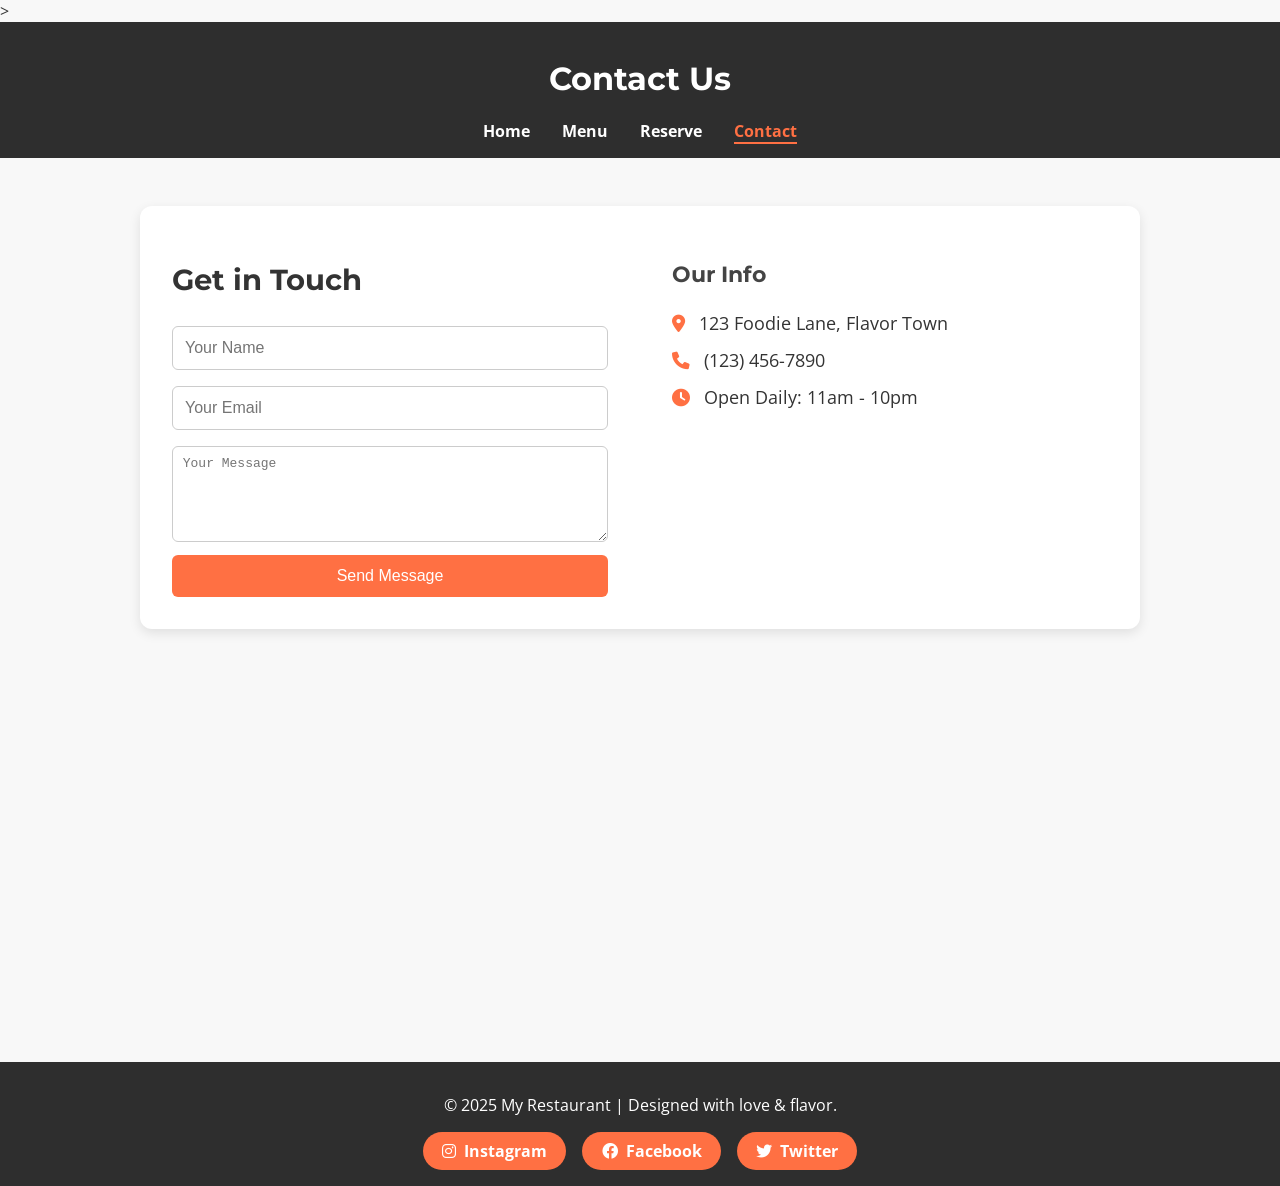
<file: contact.html>
<!DOCTYPE html>
<html lang="en">
<head>
  <link href="https://fonts.googleapis.com/css2?family=Montserrat:wght@600&family=Open+Sans&display=swap" rel="stylesheet">
  <meta charset="UTF-8">
  <title>Contact Us - My Restaurant</title>
  <link rel="stylesheet" href="contact.css">
  <link rel="stylesheet" href="https://cdnjs.cloudflare.com/ajax/libs/font-awesome/6.0.0-beta3/css/all.min.css">
</head>
<body>
  <!--Nav Bar section -->>
  <header>
    <h1>Contact Us</h1>
    <nav>
      <ul>
        <li><a href="index.html">Home</a></li>
        <li><a href="menu.html">Menu</a></li>
        <li><a href="reserve.html">Reserve</a></li>
        <li><a href="contact.html" class="active">Contact</a></li>
      </ul>
    </nav>
  </header>
<!--Contact section-->
  <main class="contact-page">
    <div class="contact-container">
      <section class="contact-form">
        <h2>Get in Touch</h2>
        <form action="#" method="post">
          <input type="text" name="name" placeholder="Your Name" required>
          <input type="email" name="email" placeholder="Your Email" required>
          <textarea name="message" rows="5" placeholder="Your Message" required></textarea>
          <button type="submit">Send Message</button>
        </form>
      </section>

      <section class="contact-info">
        <h3>Our Info</h3>
        <p><i class="fas fa-map-marker-alt"></i> 123 Foodie Lane, Flavor Town</p>
        <p><i class="fas fa-phone"></i> (123) 456-7890</p>
        <p><i class="fas fa-clock"></i> Open Daily: 11am - 10pm</p>
      </section>
    </div>
  </main>

  <div class="contact-map">
      <iframe src="https://maps.google.com/maps?q=123%20Foodie%20Lane&t=&z=13&ie=UTF8&iwloc=&output=embed" width="100%" height="300" style="border:0;" allowfullscreen></iframe>
    </div>
  </main>
<!--Footer section -->
  <footer>
    <p>&copy; 2025 My Restaurant | Designed with love & flavor.</p>
    <div class="social-links">
      <a href="https://www.instagram.com" target="_blank" class="btn social-btn">
        <i class="fab fa-instagram"></i> Instagram
      </a>
      <a href="https://www.facebook.com" target="_blank" class="btn social-btn">
        <i class="fab fa-facebook"></i> Facebook
      </a>
      <a href="https://www.twitter.com" target="_blank" class="btn social-btn">
        <i class="fab fa-twitter"></i> Twitter
      </a>
    </div>
  </footer>

</body>
</html>
</file>
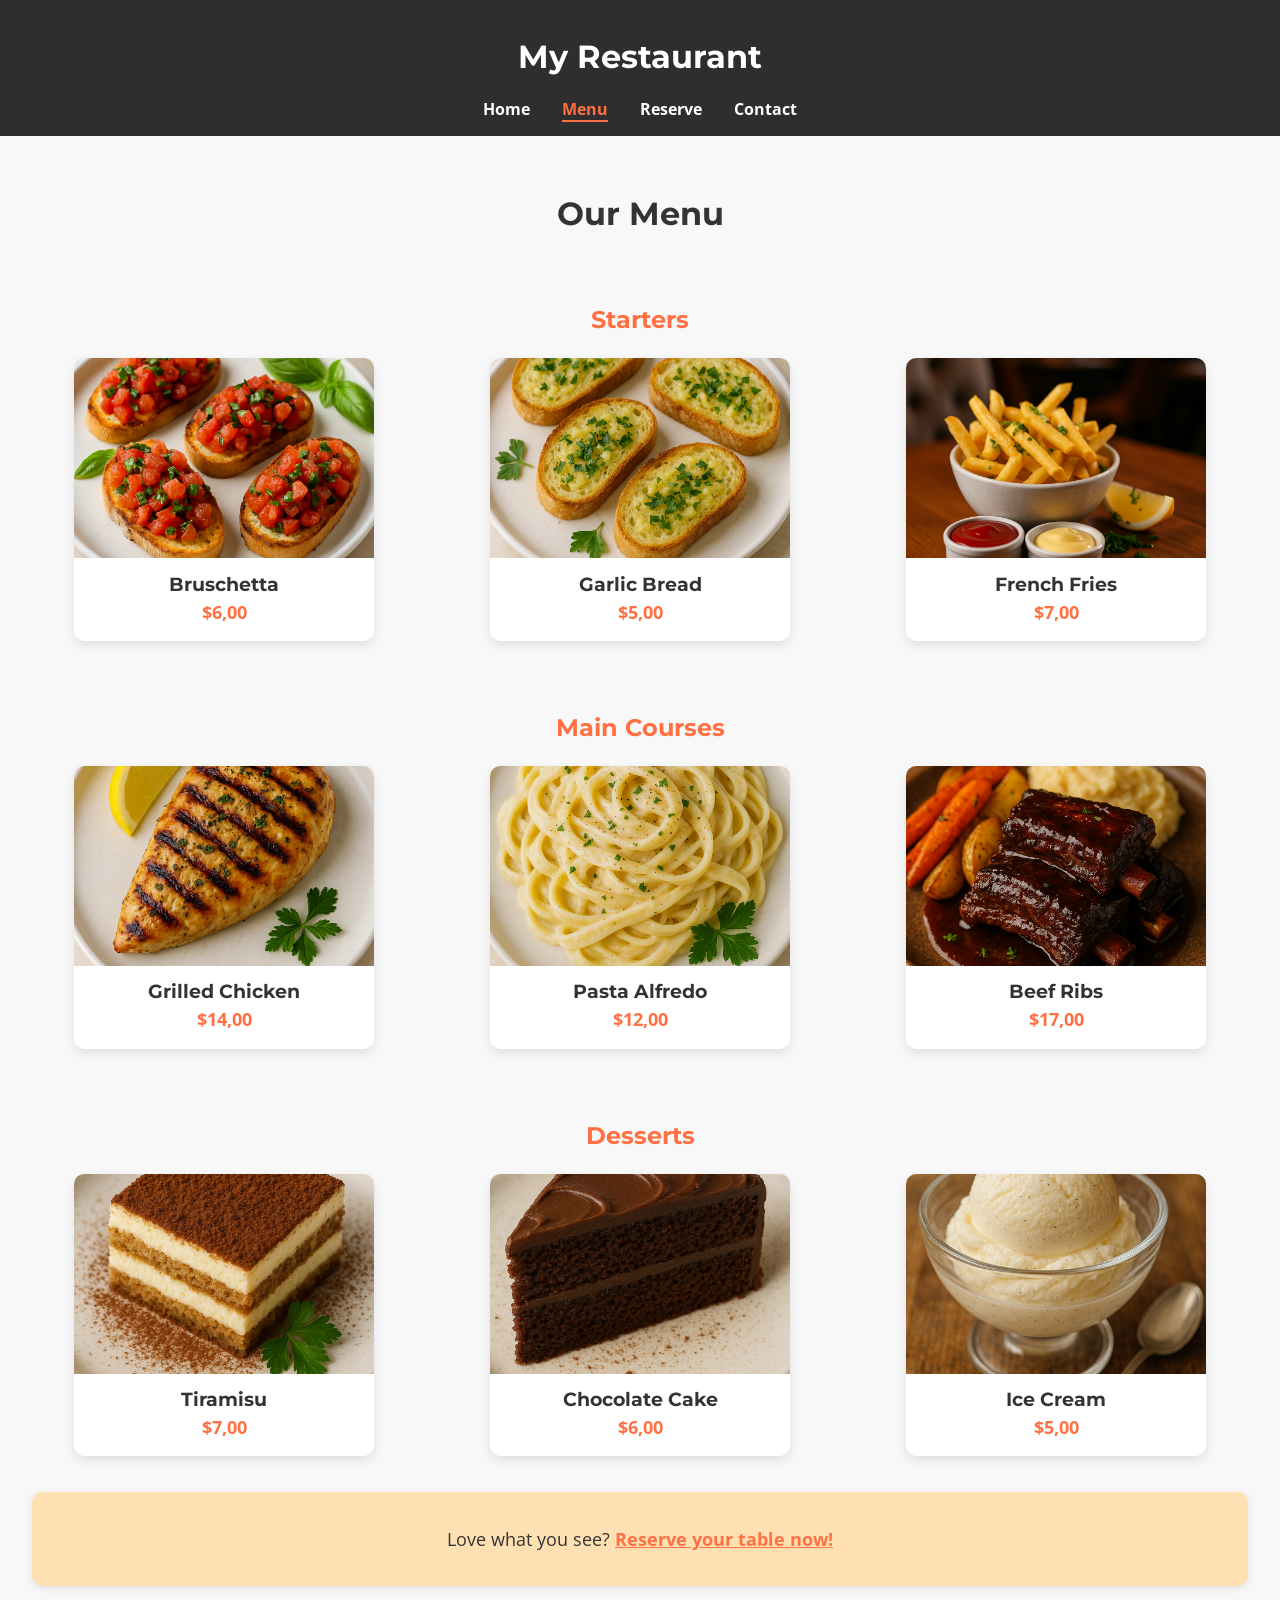
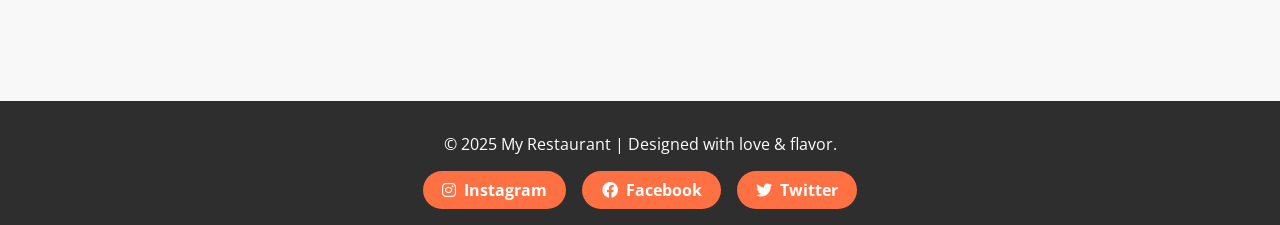
<file: menu.html>
<!DOCTYPE html>
<html lang="en">
<head>
  <link href="https://fonts.googleapis.com/css2?family=Montserrat:wght@600&family=Open+Sans&display=swap" rel="stylesheet">
  <meta charset="UTF-8">
  <title>Menu - My Restaurant</title>
  <link rel="stylesheet" href="style.css">
  <link rel="stylesheet" href="https://cdnjs.cloudflare.com/ajax/libs/font-awesome/6.0.0-beta3/css/all.min.css">
</head>
<body>
  <!--Nav section-->
  <header>
    <h1>My Restaurant</h1>
    <nav>
      <ul>
        <li><a href="index.html">Home</a></li>
        <li><a href="menu.html" class="active">Menu</a></li>
        <li><a href="reserve.html">Reserve</a></li>
        <li><a href="contact.html">Contact</a></li>
      </ul>
    </nav>
  </header>
<!--menu gallery section -->
  <main>
    <section class="menu-gallery">
      <h2>Our Menu</h2>

      <h3 class="menu-category">Starters</h3>
      <div class="menu-grid">
        <div class="menu-card fade-in-up">
          <img src="images/Bruschetta.png" alt="Bruschetta">
          <h3>Bruschetta</h3>
          <p>$6,00</p>
        </div>
        <div class="menu-card fade-in-up">
          <img src="images/Garlic_Bread.png" alt="Garlic Bread">
          <h3>Garlic Bread</h3>
          <p>$5,00</p>
        </div>
        <div class="menu-card fade-in-up">
          <img src="images/French_fries.png" alt="French Fries">
          <h3>French Fries</h3>
          <p>$7,00</p>
        </div>
      </div>

      <h3 class="menu-category">Main Courses</h3>
      <div class="menu-grid">
        <div class="menu-card fade-in-up">
          <img src="images/Grilled_Chicken.png" alt="Grilled Chicken">
          <h3>Grilled Chicken</h3>
          <p>$14,00</p>
        </div>
        <div class="menu-card fade-in-up">
          <img src="images/Pasta Alfredo.png" alt="Pasta Alfredo">
          <h3>Pasta Alfredo</h3>
          <p>$12,00</p>
        </div>
        <div class="menu-card fade-in-up">
          <img src="images/Beef_ribs.png" alt="Beef Ribs">
          <h3>Beef Ribs</h3>
          <p>$17,00</p>
        </div>
      </div>

      <h3 class="menu-category">Desserts</h3>
      <div class="menu-grid">
        <div class="menu-card fade-in-up">
          <img src="images/Tiramisu.png" alt="Tiramisu">
          <h3>Tiramisu</h3>
          <p>$7,00</p>
        </div>
        <div class="menu-card fade-in-up">
          <img src="images/Chocolate_Cake.png" alt="Chocolate Cake">
          <h3>Chocolate Cake</h3>
          <p>$6,00</p>
        </div>
        <div class="menu-card fade-in-up">
          <img src="images/Icea_cream.png" alt="Ice Cream">
          <h3>Ice Cream</h3>
          <p>$5,00</p>
        </div>
      </div>
<!--banner section -->
      <div class="cta-banner fade-in-up">
        <p>Love what you see? <a href="reserve.html">Reserve your table now!</a></p>
      </div>
    </section>
  </main>
<!--footer section-->
  <footer>
    <p>&copy; 2025 My Restaurant | Designed with love & flavor.</p>
    <div class="social-links">
      <a href="https://www.instagram.com" target="_blank" class="btn social-btn">
        <i class="fab fa-instagram"></i> Instagram
      </a>
      <a href="https://www.facebook.com" target="_blank" class="btn social-btn">
        <i class="fab fa-facebook"></i> Facebook
      </a>
      <a href="https://www.twitter.com" target="_blank" class="btn social-btn">
        <i class="fab fa-twitter"></i> Twitter
      </a>
    </div>
  </footer>
</body>
</html>
</file>
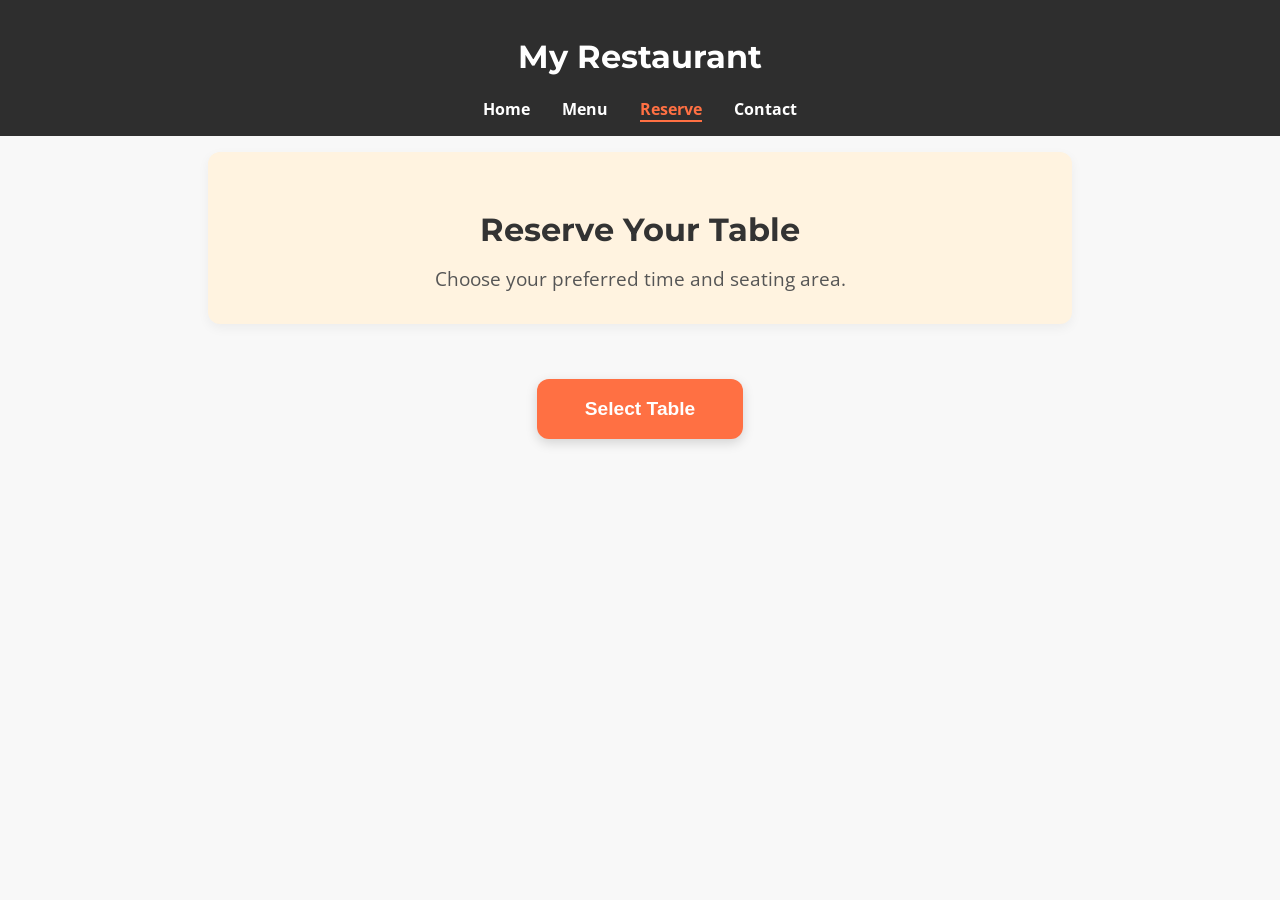
<file: reserve.html>
<!DOCTYPE html>
<html lang="en">
<head>
  <meta charset="UTF-8">
  <title>Reserve a Table</title>
  <link href="https://fonts.googleapis.com/css2?family=Montserrat:wght@600&family=Open+Sans&display=swap" rel="stylesheet">
  <link rel="stylesheet" href="reservation.css">
  <link rel="stylesheet" href="https://cdnjs.cloudflare.com/ajax/libs/font-awesome/6.0.0-beta3/css/all.min.css">
</head>
<body>
  <!--nav bar -->
  <header class="black-navbar">
    <h1>My Restaurant</h1>
    <nav>
      <ul>
        <li><a href="index.html">Home</a></li>
        <li><a href="menu.html">Menu</a></li>
        <li><a href="reserve.html" class="active">Reserve</a></li>
        <li><a href="contact.html">Contact</a></li>
      </ul>
    </nav>
  </header>

  <main>
    <section class="reservation-intro mockup-intro">
      <h2>Reserve Your Table</h2>
      <p>Choose your preferred time and seating area.</p>
    </section>

  <!--Button select table-->  
<div class="start-reservation" style="text-align: center;">
  <button id="startBtn">Select Table</button>
</div>
<!--table display section-->
<div class="card-section" style="display: none;">
  

    <div class="table-legend" style="display: none;">
      <span class="table available"> <i class="fas fa-circle"> </i> Available</span>
      <span class="table selected"> <i class="fas fa-check-circle"> </i> Selected</span>
      <span class="table reserved"> <i class="fas fa-lock"> </i> Reserved</span>
    </div>

    <div class="reservation-section" style="display: none;">
      <div class="table-area">
        <h3>Window</h3>
        <div class="table-layout" id="area-window"></div>
      </div>
      <div class="table-area">
        <h3>Patio</h3>
        <div class="table-layout" id="area-patio"></div>
      </div>
      </div>

      <div class="reservation-form" style="display: none;">
        <label for="name">Name</label>
        <input type="text" id="name" placeholder="Your Name">
  
        <label for="time">Time</label>
        <input type="time" id="time" min="12:00" max="21:00" step="1800">
  
        <button id="confirmBtn">Confirm Reservation</button>
      </div>
  </div>
  </main>

  

  <script src="reservation.js"></script>
</body>
</html>
</file>
<file: contact.css>
body {
  font-family: 'Open Sans', sans-serif;
  margin: 0;
  padding: 0;
  background: #f8f8f8;
  color: #333;
}

header {
  background: #2e2e2e;
  color: white;
  padding: 1em;
  text-align: center;
}

nav ul {
  display: flex;
  justify-content: center;
  list-style: none;
  padding: 0;
  margin: 0;
}

nav li {
  margin: 0 1em;
}

nav a {
  color: white;
  text-decoration: none;
  font-weight: bold;
}

nav a:hover {
  text-decoration: underline;
  color: #fbc02d;
}

nav a.active {
  border-bottom: 2px solid #ff7043;
  color: #ff7043;
}

h1, h2, h3, h4 {
  font-family: 'Montserrat', sans-serif;
}

.contact-page {
  padding: 3em 1em;
}

.contact-container {
  background: white;
  max-width: 1000px;
  margin: auto;
  display: flex;
  flex-wrap: wrap;
  box-shadow: 0 4px 12px rgba(0,0,0,0.1);
  border-radius: 12px;
  overflow: hidden;
}

.contact-form,
.contact-info {
  flex: 1 1 300px;
  padding: 2em;
}

.contact-form h2 {
  margin-bottom: 1em;
  font-size: 1.8em;
  color: #333;
}

.contact-form form {
  display: flex;
  flex-direction: column;
}

.contact-form input,
.contact-form textarea {
  margin-bottom: 1em;
  padding: 0.75em;
  border: 1px solid #ccc;
  border-radius: 6px;
  font-size: 1em;
}

.contact-form button {
  background: #ff7043;
  color: white;
  padding: 0.75em;
  border: none;
  border-radius: 6px;
  cursor: pointer;
  font-size: 1em;
  transition: background 0.3s ease;
}

.contact-form button:hover {
  background: #e64a19;
}

.contact-info h3 {
  margin-bottom: 1em;
  font-size: 1.4em;
  color: #444;
}

.contact-info p {
  margin: 0.75em 0;
  font-size: 1.1em;
}

.contact-info i {
  margin-right: 0.5em;
  color: #ff7043;
}

.contact-map {
  max-width: 1000px;
  margin: 2em auto;
  border-radius: 10px;
  overflow: hidden;
}

footer {
  background: #2e2e2e;
  color: white;
  text-align: center;
  padding: 1em 0;
  margin-top: 3em;
}

.social-links {
  display: flex;
  justify-content: center;
  gap: 1em;
  margin-top: 1em;
  flex-wrap: wrap;
}

.social-btn {
  background: #ff7043;
  color: white;
  padding: 0.5em 1.2em;
  border-radius: 30px;
  text-decoration: none;
  font-weight: bold;
  display: inline-flex;
  align-items: center;
  gap: 0.5em;
  transition: background 0.3s ease;
}

.social-btn:hover {
  background: #e64a19;
}
</file>
<file: style.css>
body {
  font-family: 'Open Sans', sans-serif;
  margin: 0;
  padding: 0;
  background: #f8f8f8;
  color: #333;
}

header {
  background: #2e2e2e;
  color: white;
  padding: 1em;
  text-align: center;
}

nav ul {
  display: flex;
  justify-content: center;
  list-style: none;
  padding: 0;
  margin: 0;
}

nav li {
  margin: 0 1em;
}

nav a {
  color: white;
  text-decoration: none;
  font-weight: bold;
}

nav a:hover {
  text-decoration: underline;
  color: #fbc02d;
}


.hero {
  background-image: url('images/chef-flame.jpg');
  background-size: cover;
  background-position: center;
  background-repeat: no-repeat;
  padding: 120px 20px;
  text-align: center;
  color: white;
  position: relative;
}

.hero::before {
  content: "";
  position: absolute;
  top: 0;
  left: 0;
  width: 100%;
  height: 100%;
  background: rgba(0, 0, 0, 0.4);
  z-index: 0;
}

.hero .btn {
  background: #ff7043;
  color: white;
  padding: 0.75em 1.5em;
  text-decoration: none;
  border-radius: 30px;
  margin-top: 1em;
  display: inline-block;
  position: relative;
  z-index: 2;
}


main ul li {
  list-style: none;
  margin-bottom: 2em;
  background: white;
  padding: 1em;
  border-radius: 10px;
  box-shadow: 0 2px 5px rgba(0,0,0,0.1);
}

main ul img {
  border-radius: 10px;
  margin-top: 0.5em;
  width: 100%;
  max-width: 200px;
}

main > p {
  text-align: center;
  color: #ff7043;
  font-size: 1.2em;
  margin: 2em auto;
  max-width: 800px;
}


.testimonials {
  background: #fff;
  padding: 2em;
  text-align: center;
}

.testimonials h3 {
  font-size: 1.8em;
  margin-bottom: 1em;
}

.testimonials blockquote {
  font-style: italic;
  margin: 1em auto;
  max-width: 600px;
  padding: 1em;
  background: #f0f0f0;
  border-left: 5px solid #ff7043;
  border-radius: 8px;
}

.testimonials cite {
  display: block;
  margin-top: 0.5em;
  font-weight: bold;
  color: #666;
}

.menu-category {
  margin-top: 3em;
  font-size: 1.5em;
  color: #ff7043;
  font-family: 'Montserrat', sans-serif;
}

.menu-grid {
  display: grid;
  grid-template-columns: repeat(3, 1fr);
  gap: 2em;
  justify-items: center;
}

.menu-card:hover {
  transform: translateY(-5px) scale(1.02);
  box-shadow: 0 8px 20px rgba(0,0,0,0.15);
}


footer {
  background: #2e2e2e;
  color: white;
  text-align: center;
  padding: 1em 0;
  margin-top: 3em;
}

.social-links {
  display: flex;
  justify-content: center;
  gap: 1em;
  margin-top: 1em;
  flex-wrap: wrap;
}

.social-btn {
  background: #ff7043;
  color: white;
  padding: 0.5em 1.2em;
  border-radius: 30px;
  text-decoration: none;
  font-weight: bold;
  display: inline-flex;
  align-items: center;
  gap: 0.5em;
  transition: background 0.3s ease;
}

.social-btn:hover {
  background: #e64a19;
}


@media (max-width: 600px) {
  .hero {
    padding: 2em 1em;
  }
  .table-layout {
    grid-template-columns: 1fr;
  }
  nav ul {
    flex-direction: column;
  }
}


h1, h2, h3, h4 {
  font-family: 'Montserrat', sans-serif;
}

.testimonials-container {
  display: flex;
  justify-content: center;
  gap: 20px;
  flex-wrap: wrap;
  margin-top: 2em;
}

.testimonial-card {
  background-color: #333;
  color: white;
  border-radius: 10px;
  padding: 1.5em 1em 1em;
  width: 300px;
  text-align: center;
  box-shadow: 0 5px 15px rgba(0,0,0,0.2);
  position: relative;
}

.testimonial-card img {
  width: 100px;
  height: 100px;
  border-radius: 50%;
  border: 5px solid white;
  position: absolute;
  top: -50px;
  left: calc(50% - 50px);
}

.testimonial-card h4 {
  margin-top: 60px;
  margin-bottom: 10px;
  font-size: 1.2em;
}

.testimonial-card p {
  font-size: 0.95em;
}

/* Headline spacing  */
.testimonials h3 {
  margin-top: 2em;
  margin-bottom: 2em;
}

.stars {
  color:#ff7043;;
  font-size: 1.2em;
  margin-bottom: 0.5em;
}

@media (max-width: 768px) {
  .testimonials-container {
    flex-direction: column;
    align-items: center;
  }
  .hero h2 {
    font-size: 1.5em;
  }
  .hero p {
    font-size: 1em;
  }
}

/* Animation for fade-in */
@keyframes fadeInUp {
  from {
    opacity: 0;
    transform: translateY(40px);
  }
  to {
    opacity: 1;
    transform: translateY(0);
  }
}

.testimonial-card {
  animation: fadeInUp 0.8s ease both;
}


.menu-gallery {
  padding: 2em;
  text-align: center;
}

.menu-gallery h2 {
  font-size: 2em;
  margin-bottom: 1em;
  color: #333;
}

.menu-grid {
  display: grid;
  grid-template-columns: repeat(auto-fit, minmax(250px, 1fr));
  gap: 2em;
  justify-items: center;
}

.menu-card {
  background: white;
  border-radius: 10px;
  box-shadow: 0 4px 10px rgba(0,0,0,0.1);
  overflow: hidden;
  text-align: center;
  transition: transform 0.3s ease;
  width: 100%;
  max-width: 300px;
}

.menu-card:hover {
  transform: translateY(-5px);
}

.menu-card img {
  width: 100%;
  height: 200px;
  object-fit: cover;
}

.menu-card h3 {
  margin: 0.5em 0 0.2em;
  font-family: 'Montserrat', sans-serif;
}

.menu-card p {
  margin: 0 0 1em;
  font-size: 1.1em;
  font-weight: bold;
  color: #ff7043;
}

.fade-in-up {
  animation: fadeInUp 0.8s ease both;
}

@keyframes fadeInUp {
  from { opacity: 0; transform: translateY(20px); }
  to { opacity: 1; transform: translateY(0); }
}

nav a.active {
  border-bottom: 2px solid #ff7043;
  color: #ff7043;
}

.cta-banner {
  background: #ffe0b2;
  padding: 1em 2em;
  text-align: center;
  margin: 2em auto;
  font-size: 1.1em;
  border-radius: 10px;
  box-shadow: 0 2px 8px rgba(0,0,0,0.1);
}

.cta-banner a {
  color: #ff7043;
  font-weight: bold;
  text-decoration: underline;
}

.menu-card.featured {
  border: 2px solid gold;
  box-shadow: 0 0 20px rgba(255, 215, 0, 0.4);
}
</file>
<file: reservation.css>
/* ========== Reservation Page Styles Only ========== */

body {
  font-family: 'Open Sans', sans-serif;
  margin: 0;
  padding: 0;
  background: #f8f8f8;
  color: #333;
}

header {
  background: #2e2e2e;
  color: white;
  padding: 1em;
  text-align: center;
}

nav ul {
  display: flex;
  justify-content: center;
  list-style: none;
  padding: 0;
  margin: 0;
}

nav li {
  margin: 0 1em;
}

nav a {
  color: white;
  text-decoration: none;
  font-weight: bold;
}

nav a:hover {
  text-decoration: underline;
  color: #fbc02d;
}

nav a.active {
  border-bottom: 2px solid #ff7043;
  color: #ff7043;
}

h1, h2, h3, h4 {
  font-family: 'Montserrat', sans-serif;
}

/* Mockup-styled intro */
.mockup-intro {
  background: #fff3e0;
  padding: 2em;
  text-align: center;
  border-radius: 12px;
  box-shadow: 0 4px 12px rgba(0, 0, 0, 0.05);
  margin: 1em auto;
  max-width: 800px;
}

.mockup-intro h2 {
  font-size: 2em;
  margin-bottom: 0.5em;
  color: #333;
}

.mockup-intro p {
  font-size: 1.2em;
  color: #555;
  margin: 0 auto;
  max-width: 600px;
}

/* Form & layout container */
.card-section {
  background: white;
  border-radius: 16px;
  box-shadow: 0 6px 24px rgba(0, 0, 0, 0.08);
  padding: 2.5em;
  margin: 3em auto;
  max-width: 1000px;
  display: flex;
  flex-direction: column;
  gap: 2em;
}

.card-section .reservation-form {
  padding: 0 2em;
  display: flex;
  flex-direction: column;
  align-items: center;
}

.reservation-form label {
  margin-top: 1em;
  margin-bottom: 0.3em;
  font-weight: bold;
  text-align: left;
  width: 100%;
  max-width: 400px;
}

.reservation-form input {
  margin-bottom: 1em;
  padding: 0.75em;
  width: 100%;
  max-width: 400px;
  border: 1px solid #ccc;
  border-radius: 6px;
}

#confirmBtn {
  background: #ff7043;
  color: white;
  padding: 0.75em 2em;
  border: none;
  border-radius: 6px;
  cursor: pointer;
  font-size: 1em;
  margin-top: 1em;
  transition: background 0.3s ease;
  max-width: 200px;
}

#confirmBtn:hover {
  background: #e64a19;
}

/* Table Layout */
.table-legend {
  display: flex;
  justify-content: center;
  gap: 3em;
  margin: 2em auto 0;
  font-weight: bold;
}

.table-layout {
  display: grid;
  grid-template-columns: repeat(auto-fit, minmax(120px, 1fr));
  gap: 20px;
  justify-content: center;
  margin-bottom: 2em;
}

.table {
  background: white;
  border-radius: 12px;
  font-weight: bold;
  transition: transform 0.3s ease, background 0.3s ease;
  padding: 1em;
  box-shadow: 0 4px 8px rgba(0,0,0,0.06);
  text-align: center;
  cursor: pointer;
}

.table:hover {
  transform: scale(1.05);
  box-shadow: 0 6px 16px rgba(0,0,0,0.12);
}

.table.available {
  background: #e0e0e0;
}

.table.selected {
  background: #ff7043;
  color: white;
}

.table.reserved {
  background: #bdbdbd;
  pointer-events: none;
  color: white;
}

.table-area {
  margin-bottom: 2em;
}

.table-area h3 {
  text-align: center;
  font-family: 'Montserrat', sans-serif;
  margin-bottom: 0.5em;
  color: #444;
  font-size: 1.2em;
  text-transform: uppercase;
  letter-spacing: 0.5px;
}

/* Footer */
footer {
  background: #2e2e2e;
  color: white;
  text-align: center;
  padding: 1em 0;
  margin-top: 3em;
}

.social-links {
  display: flex;
  justify-content: center;
  gap: 1em;
  margin-top: 1em;
  flex-wrap: wrap;
}

.social-btn {
  background: #ff7043;
  color: white;
  padding: 0.5em 1.2em;
  border-radius: 30px;
  text-decoration: none;
  font-weight: bold;
  display: inline-flex;
  align-items: center;
  gap: 0.5em;
  transition: background 0.3s ease;
}

.social-btn:hover {
  background: #e64a19;
}



/* Responsive */
@media (max-width: 600px) {
  .table-layout {
    grid-template-columns: 1fr;
  }
  nav ul {
    flex-direction: column;
  }
}


/* Select Table Button Styling */
.start-reservation button {
  background: #ff7043;
  color: white;
  padding: 1em 2.5em;
  font-size: 1.2em;
  border: none;
  border-radius: 12px;
  cursor: pointer;
  font-weight: bold;
  box-shadow: 0 4px 12px rgba(0, 0, 0, 0.15);
  transition: transform 0.2s ease, background 0.3s ease;
  margin: 2em auto;
}

.start-reservation button:hover {
  background: #e64a19;
  transform: scale(1.05);
}
</file>
